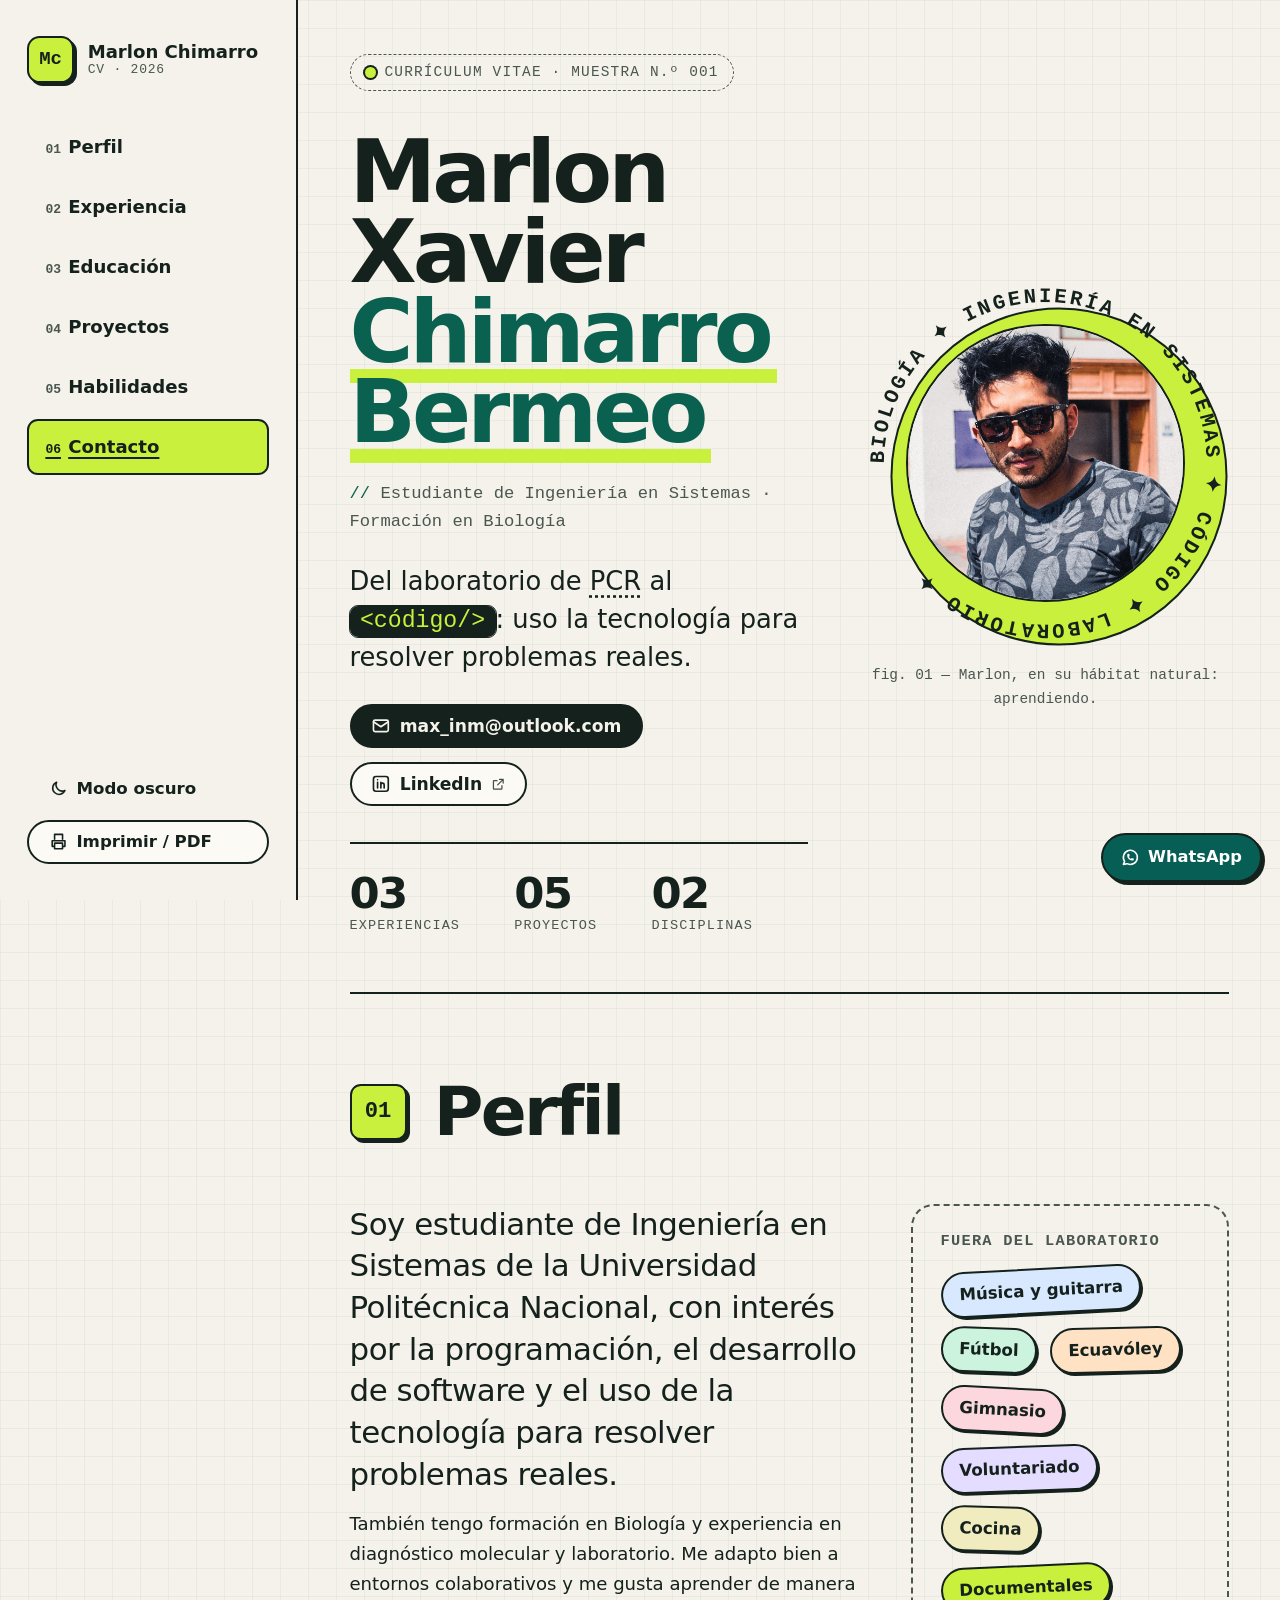
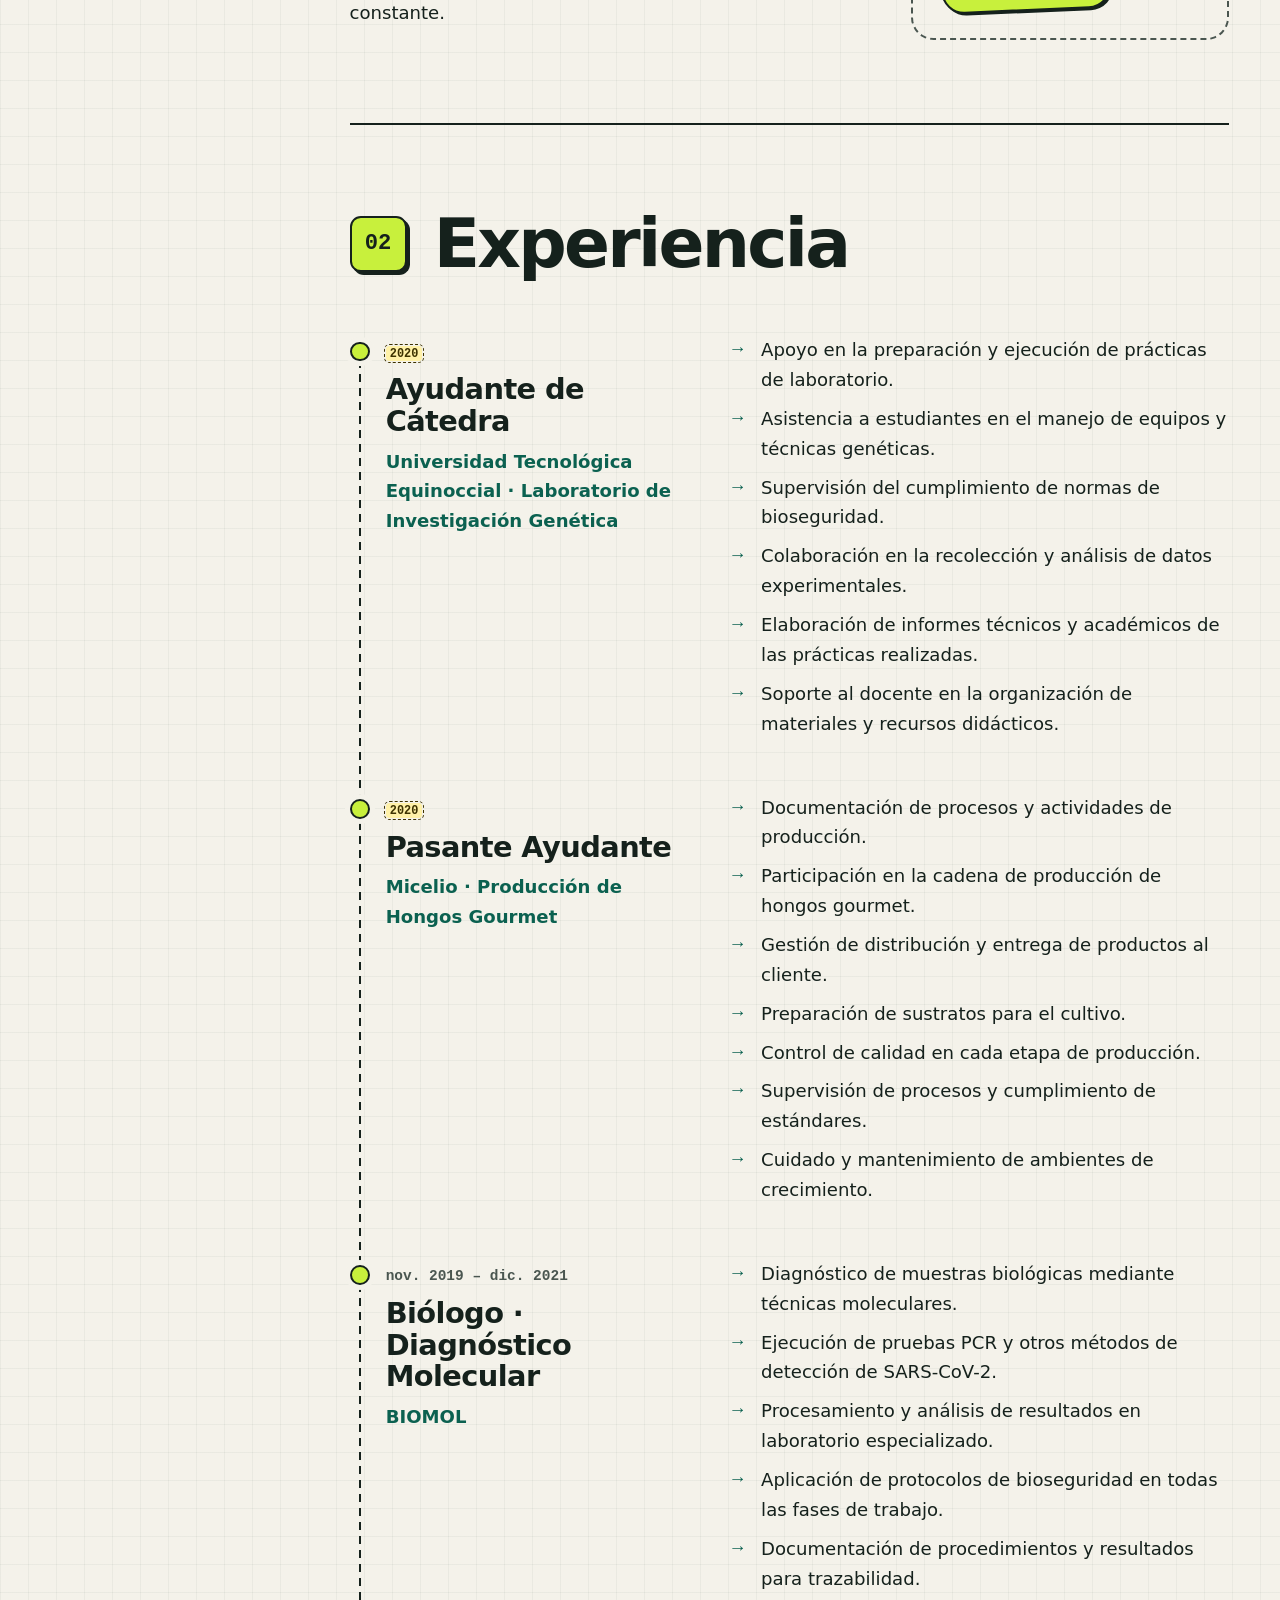
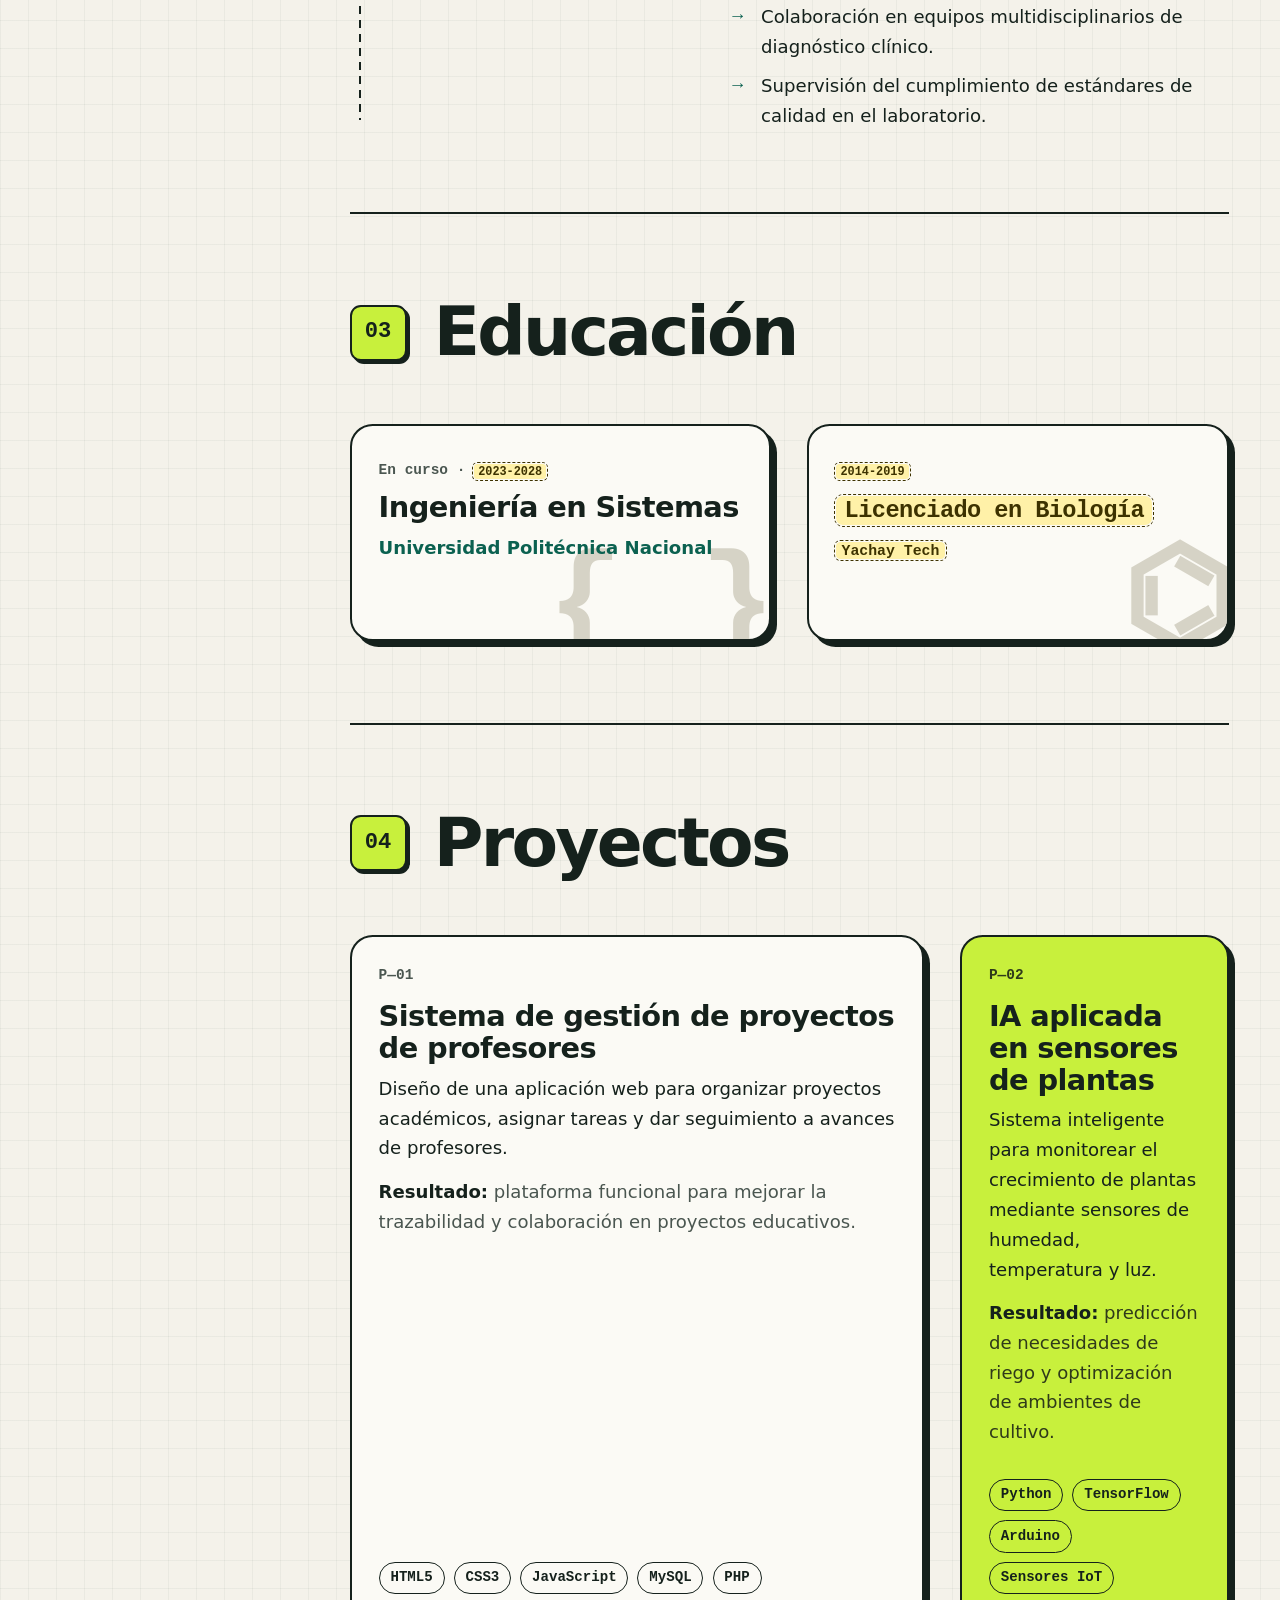
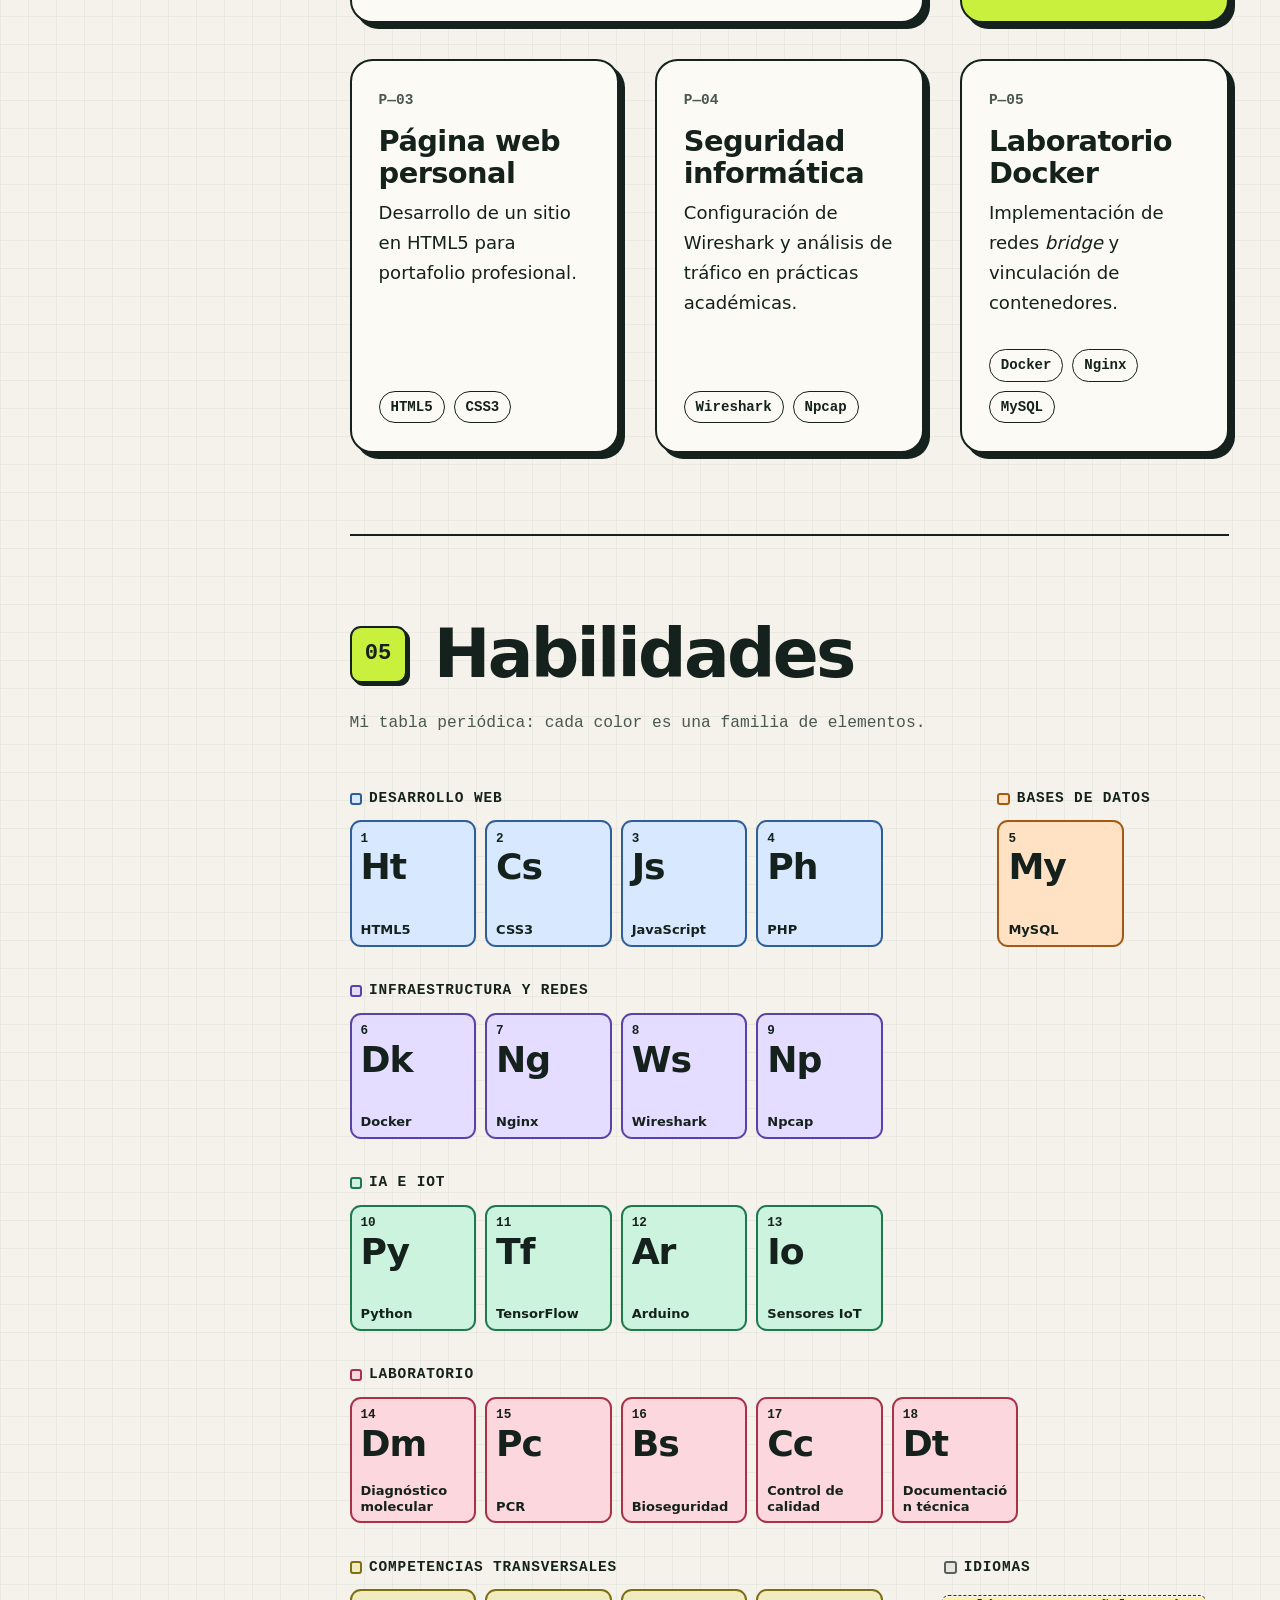
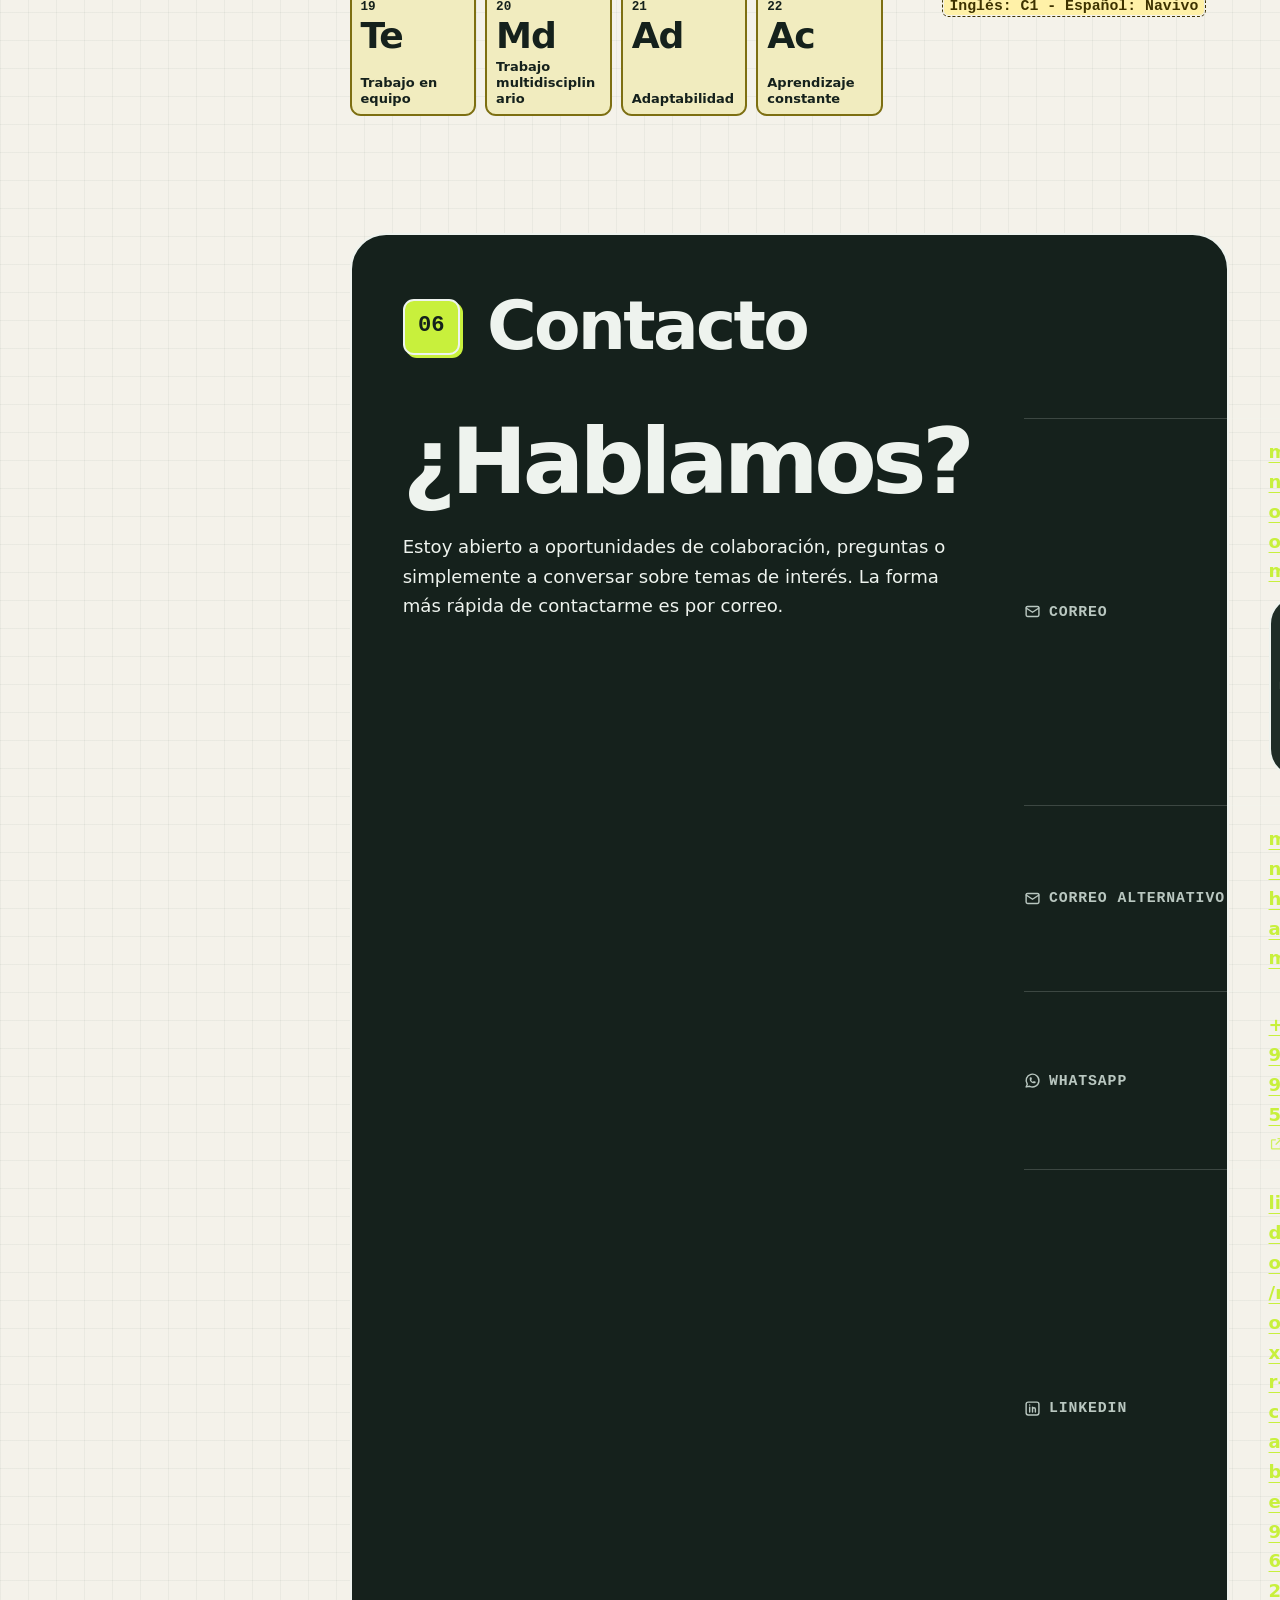
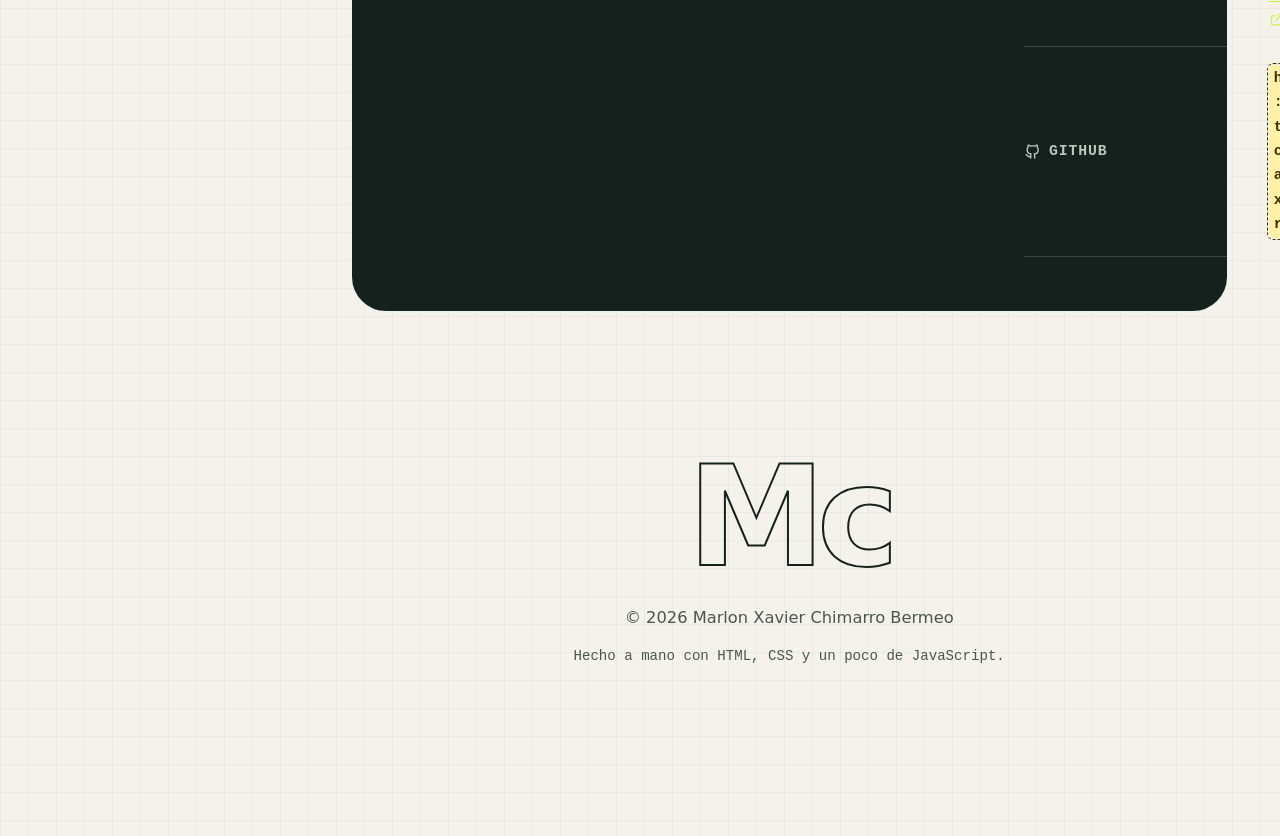
<file: index.html>
<!DOCTYPE html>
<html lang="es" class="no-js">
<head>
    <meta charset="UTF-8">
    <meta name="viewport" content="width=device-width, initial-scale=1.0">
    <meta name="color-scheme" content="light dark">
    <meta name="description" content="Currículum de Marlon Xavier Chimarro Bermeo, estudiante de Ingeniería en Sistemas con formación en Biología.">
    <title>CV | Marlon Xavier Chimarro Bermeo</title>
    <link rel="icon" href="assets/favicon.svg" type="image/svg+xml">
    <link rel="stylesheet" href="css/styles.css">
    <script>
        /* Marca que JS está activo y aplica el tema guardado antes de pintar (evita parpadeo). */
        (function () {
            var d = document.documentElement;
            d.classList.remove('no-js');
            d.classList.add('js');
            try {
                var t = localStorage.getItem('tema');
                if (t === 'light' || t === 'dark') d.setAttribute('data-theme', t);
            } catch (e) {}
        })();
    </script>
    <script src="js/main.js" defer></script>
</head>
<body id="inicio">
    <a class="skip-link" href="#contenido">Saltar al contenido</a>
    <div class="scroll-progress js-only" aria-hidden="true"><span></span></div>

    <header class="site-header">
        <div class="header-inner">
            <a class="brand" href="#inicio" title="Ir al inicio de la página">
                <span class="brand-mark" aria-hidden="true">Mc</span>
                <span class="brand-text">Marlon Chimarro<small>CV · 2026</small></span>
            </a>

            <nav class="site-nav" aria-label="Secciones del currículum">
                <ul class="nav-list">
                    <li><a class="nav-link" href="#perfil"><span class="nav-num" aria-hidden="true">01</span>Perfil</a></li>
                    <li><a class="nav-link" href="#experiencia"><span class="nav-num" aria-hidden="true">02</span>Experiencia</a></li>
                    <li><a class="nav-link" href="#educacion"><span class="nav-num" aria-hidden="true">03</span>Educación</a></li>
                    <li><a class="nav-link" href="#proyectos"><span class="nav-num" aria-hidden="true">04</span>Proyectos</a></li>
                    <li><a class="nav-link" href="#habilidades"><span class="nav-num" aria-hidden="true">05</span>Habilidades</a></li>
                    <li><a class="nav-link" href="#contacto"><span class="nav-num" aria-hidden="true">06</span>Contacto</a></li>
                </ul>
            </nav>

            <div class="header-actions js-only">
                <button class="btn btn-ghost" id="theme-toggle" type="button" aria-label="Cambiar a modo oscuro" title="Cambiar entre modo claro y oscuro">
                    <svg class="icon icon-moon" viewBox="0 0 24 24" aria-hidden="true" focusable="false"><path d="M20 14.5A8 8 0 0 1 9.5 4 8 8 0 1 0 20 14.5z"/></svg>
                    <svg class="icon icon-sun" viewBox="0 0 24 24" aria-hidden="true" focusable="false"><circle cx="12" cy="12" r="4"/><path d="M12 2v2M12 20v2M4.9 4.9l1.4 1.4M17.7 17.7l1.4 1.4M2 12h2M20 12h2M4.9 19.1l1.4-1.4M17.7 6.3l1.4-1.4"/></svg>
                    <span class="theme-label">Modo oscuro</span>
                </button>
                <button class="btn" id="print-btn" type="button" title="Abre el diálogo de impresión. Elige «Guardar como PDF» para obtener un archivo.">
                    <svg class="icon" viewBox="0 0 24 24" aria-hidden="true" focusable="false"><path d="M7 9V3h10v6M7 18H4v-7h16v7h-3M7 14h10v7H7z"/></svg>
                    <span>Imprimir / PDF</span>
                </button>
            </div>
        </div>
    </header>

    <main id="contenido" tabindex="-1">

        <!-- ============ HERO ============ -->
        <div class="hero">
            <div class="hero-text">
                <p class="eyebrow"><span class="dot" aria-hidden="true"></span>Currículum Vitae · Muestra n.º 001</p>
                <h1 class="name">
                    <span class="name-line">Marlon Xavier</span>
                    <span class="name-line name-accent"><span>Chimarro Bermeo</span></span>
                </h1>
                <p class="role">Estudiante de Ingeniería en Sistemas · Formación en Biología</p>
                <p class="lead">Del laboratorio de <abbr title="Reacción en cadena de la polimerasa">PCR</abbr> al <code class="code-chip">&lt;código/&gt;</code>: uso la tecnología para resolver problemas reales.</p>

                <ul class="quick-contact" aria-label="Contacto rápido">
                    <li>
                        <a class="btn btn-primary" href="mailto:max_inm@outlook.com" title="Escribir un correo a max_inm@outlook.com">
                            <svg class="icon" viewBox="0 0 24 24" aria-hidden="true" focusable="false"><rect x="3" y="5" width="18" height="14" rx="2"/><path d="m3 7 9 6 9-6"/></svg>
                            <span>max_inm@outlook.com</span>
                        </a>
                    </li>
                    <li>
                        <a class="btn btn-outline" href="https://www.linkedin.com/in/marlon-xavier-chimarro-bermeo-907769152/" target="_blank" rel="noopener noreferrer" title="Perfil de LinkedIn (abre en pestaña nueva)">
                            <svg class="icon" viewBox="0 0 24 24" aria-hidden="true" focusable="false"><rect x="3" y="3" width="18" height="18" rx="3"/><path d="M8 10v7M8 7v.01M12 17v-4a2 2 0 0 1 4 0v4M12 10v7"/></svg>
                            <span>LinkedIn</span>
                            <svg class="icon icon-ext" viewBox="0 0 24 24" aria-hidden="true" focusable="false"><path d="M14 4h6v6M20 4l-9 9M18 14v5a1 1 0 0 1-1 1H5a1 1 0 0 1-1-1V7a1 1 0 0 1 1-1h5"/></svg>
                            <span class="sr-only">(abre en pestaña nueva)</span>
                        </a>
                    </li>
                </ul>

                <dl class="hero-stats">
                    <div><dt>Experiencias</dt><dd>03</dd></div>
                    <div><dt>Proyectos</dt><dd>05</dd></div>
                    <div><dt>Disciplinas</dt><dd>02</dd></div>
                </dl>
            </div>

            <figure class="hero-photo">
                <div class="petri">
                    <svg class="petri-ring" viewBox="0 0 200 200" aria-hidden="true" focusable="false">
                        <defs><path id="ring-path" d="M100,100 m-88,0 a88,88 0 1,1 176,0 a88,88 0 1,1 -176,0"/></defs>
                        <text><textPath href="#ring-path">BIOLOGÍA ✦ INGENIERÍA EN SISTEMAS ✦ CÓDIGO ✦ LABORATORIO ✦ </textPath></text>
                    </svg>
                    <img class="profile-photo" src="assets/foto-perfil.jpg" width="1024" height="1280"
                         alt="Fotografía de Marlon Xavier Chimarro Bermeo">
                </div>
                <figcaption><span aria-hidden="true">fig. 01 —</span> Marlon, en su hábitat natural: aprendiendo.</figcaption>
            </figure>
        </div>

        <!-- ============ PERFIL ============ -->
        <section class="section" id="perfil" aria-labelledby="perfil-titulo">
            <header class="section-head">
                <p class="section-num" aria-hidden="true">01</p>
                <h2 class="section-title" id="perfil-titulo">Perfil
                    <a class="anchor" href="#perfil" aria-label="Enlace directo a la sección Perfil" title="Enlace a esta sección">#</a>
                </h2>
            </header>

            <div class="profile-grid">
                <div class="prose">
                    <p class="prose-big">Soy estudiante de Ingeniería en Sistemas de la Universidad Politécnica Nacional, con interés por la programación, el desarrollo de software y el uso de la tecnología para resolver problemas reales.</p>
                    <p>También tengo formación en Biología y experiencia en diagnóstico molecular y laboratorio. Me adapto bien a entornos colaborativos y me gusta aprender de manera constante.</p>
                </div>
                <div class="interests">
                    <h3 class="subheading">Fuera del laboratorio</h3>
                    <ul class="sticker-list" aria-label="Intereses personales">
                        <li class="sticker">Música y guitarra</li>
                        <li class="sticker">Fútbol</li>
                        <li class="sticker">Ecuavóley</li>
                        <li class="sticker">Gimnasio</li>
                        <li class="sticker">Voluntariado</li>
                        <li class="sticker">Cocina</li>
                        <li class="sticker">Documentales</li>
                    </ul>
                </div>
            </div>
        </section>

        <!-- ============ EXPERIENCIA ============ -->
        <section class="section" id="experiencia" aria-labelledby="experiencia-titulo">
            <header class="section-head">
                <p class="section-num" aria-hidden="true">02</p>
                <h2 class="section-title" id="experiencia-titulo">Experiencia
                    <a class="anchor" href="#experiencia" aria-label="Enlace directo a la sección Experiencia" title="Enlace a esta sección">#</a>
                </h2>
            </header>

            <div class="timeline">
                <article class="entry">
                    <header class="entry-header">
                        <p class="entry-meta"><mark class="todo">2020</mark></p>
                        <h3 class="entry-title">Ayudante de Cátedra</h3>
                        <p class="entry-org">Universidad Tecnológica Equinoccial · Laboratorio de Investigación Genética</p>
                    </header>
                    <ul class="entry-list">
                        <li>Apoyo en la preparación y ejecución de prácticas de laboratorio.</li>
                        <li>Asistencia a estudiantes en el manejo de equipos y técnicas genéticas.</li>
                        <li>Supervisión del cumplimiento de normas de bioseguridad.</li>
                        <li>Colaboración en la recolección y análisis de datos experimentales.</li>
                        <li>Elaboración de informes técnicos y académicos de las prácticas realizadas.</li>
                        <li>Soporte al docente en la organización de materiales y recursos didácticos.</li>
                    </ul>
                </article>

                <article class="entry">
                    <header class="entry-header">
                        <p class="entry-meta"><mark class="todo">2020</mark></p>
                        <h3 class="entry-title">Pasante Ayudante</h3>
                        <p class="entry-org">Micelio · Producción de Hongos Gourmet</p>
                    </header>
                    <ul class="entry-list">
                        <li>Documentación de procesos y actividades de producción.</li>
                        <li>Participación en la cadena de producción de hongos gourmet.</li>
                        <li>Gestión de distribución y entrega de productos al cliente.</li>
                        <li>Preparación de sustratos para el cultivo.</li>
                        <li>Control de calidad en cada etapa de producción.</li>
                        <li>Supervisión de procesos y cumplimiento de estándares.</li>
                        <li>Cuidado y mantenimiento de ambientes de crecimiento.</li>
                    </ul>
                </article>

                <article class="entry">
                    <header class="entry-header">
                        <p class="entry-meta"><time datetime="2019-11">nov. 2019</time> – <time datetime="2021-12">dic. 2021</time></p>
                        <h3 class="entry-title">Biólogo · Diagnóstico Molecular</h3>
                        <p class="entry-org">BIOMOL</p>
                    </header>
                    <ul class="entry-list">
                        <li>Diagnóstico de muestras biológicas mediante técnicas moleculares.</li>
                        <li>Ejecución de pruebas PCR y otros métodos de detección de SARS-CoV-2.</li>
                        <li>Procesamiento y análisis de resultados en laboratorio especializado.</li>
                        <li>Aplicación de protocolos de bioseguridad en todas las fases de trabajo.</li>
                        <li>Documentación de procedimientos y resultados para trazabilidad.</li>
                        <li>Colaboración en equipos multidisciplinarios de diagnóstico clínico.</li>
                        <li>Supervisión del cumplimiento de estándares de calidad en el laboratorio.</li>
                    </ul>
                </article>
            </div>
        </section>

        <!-- ============ EDUCACIÓN ============ -->
        <section class="section" id="educacion" aria-labelledby="educacion-titulo">
            <header class="section-head">
                <p class="section-num" aria-hidden="true">03</p>
                <h2 class="section-title" id="educacion-titulo">Educación
                    <a class="anchor" href="#educacion" aria-label="Enlace directo a la sección Educación" title="Enlace a esta sección">#</a>
                </h2>
            </header>

            <div class="edu-grid">
                <article class="entry card edu-card">
                    <header class="entry-header">
                        <p class="entry-meta">En curso · <mark class="todo">2023-2028</mark></p>
                        <h3 class="entry-title">Ingeniería en Sistemas</h3>
                        <p class="entry-org">Universidad Politécnica Nacional</p>
                    </header>
                    <span class="edu-glyph" aria-hidden="true">{ }</span>
                </article>

                <article class="entry card edu-card">
                    <header class="entry-header">
                        <p class="entry-meta"><mark class="todo">2014-2019</mark></p>
                        <h3 class="entry-title"><mark class="todo">Licenciado en Biología</mark></h3>
                        <p class="entry-org"><mark class="todo">Yachay Tech</mark></p>
                    </header>
                    <span class="edu-glyph" aria-hidden="true">⌬</span>
                </article>
            </div>
        </section>

        <!-- ============ PROYECTOS ============ -->
        <section class="section" id="proyectos" aria-labelledby="proyectos-titulo">
            <header class="section-head">
                <p class="section-num" aria-hidden="true">04</p>
                <h2 class="section-title" id="proyectos-titulo">Proyectos
                    <a class="anchor" href="#proyectos" aria-label="Enlace directo a la sección Proyectos" title="Enlace a esta sección">#</a>
                </h2>
            </header>

            <div class="bento">
                <article class="entry card project project-wide">
                    <header class="entry-header">
                        <p class="project-id" aria-hidden="true">P—01</p>
                        <h3 class="entry-title">Sistema de gestión de proyectos de profesores</h3>
                    </header>
                    <p>Diseño de una aplicación web para organizar proyectos académicos, asignar tareas y dar seguimiento a avances de profesores.</p>
                    <p class="result"><strong>Resultado:</strong> plataforma funcional para mejorar la trazabilidad y colaboración en proyectos educativos.</p>
                    <ul class="tag-list" aria-label="Tecnologías usadas">
                        <li class="tag">HTML5</li><li class="tag">CSS3</li><li class="tag">JavaScript</li><li class="tag">MySQL</li><li class="tag">PHP</li>
                    </ul>
                </article>

                <article class="entry card project project-feature">
                    <header class="entry-header">
                        <p class="project-id" aria-hidden="true">P—02</p>
                        <h3 class="entry-title">IA aplicada en sensores de plantas</h3>
                    </header>
                    <p>Sistema inteligente para monitorear el crecimiento de plantas mediante sensores de humedad, temperatura y luz.</p>
                    <p class="result"><strong>Resultado:</strong> predicción de necesidades de riego y optimización de ambientes de cultivo.</p>
                    <ul class="tag-list" aria-label="Tecnologías usadas">
                        <li class="tag">Python</li><li class="tag">TensorFlow</li><li class="tag">Arduino</li><li class="tag">Sensores IoT</li>
                    </ul>
                </article>

                <article class="entry card project">
                    <header class="entry-header">
                        <p class="project-id" aria-hidden="true">P—03</p>
                        <h3 class="entry-title">Página web personal</h3>
                    </header>
                    <p>Desarrollo de un sitio en HTML5 para portafolio profesional.</p>
                    <ul class="tag-list" aria-label="Tecnologías usadas">
                        <li class="tag">HTML5</li><li class="tag">CSS3</li>
                    </ul>
                </article>

                <article class="entry card project">
                    <header class="entry-header">
                        <p class="project-id" aria-hidden="true">P—04</p>
                        <h3 class="entry-title">Seguridad informática</h3>
                    </header>
                    <p>Configuración de Wireshark y análisis de tráfico en prácticas académicas.</p>
                    <ul class="tag-list" aria-label="Tecnologías usadas">
                        <li class="tag">Wireshark</li><li class="tag">Npcap</li>
                    </ul>
                </article>

                <article class="entry card project">
                    <header class="entry-header">
                        <p class="project-id" aria-hidden="true">P—05</p>
                        <h3 class="entry-title">Laboratorio Docker</h3>
                    </header>
                    <p>Implementación de redes <i lang="en">bridge</i> y vinculación de contenedores.</p>
                    <ul class="tag-list" aria-label="Tecnologías usadas">
                        <li class="tag">Docker</li><li class="tag">Nginx</li><li class="tag">MySQL</li>
                    </ul>
                </article>
            </div>
        </section>

        <!-- ============ HABILIDADES (tabla periódica) ============ -->
        <section class="section" id="habilidades" aria-labelledby="habilidades-titulo">
            <header class="section-head">
                <p class="section-num" aria-hidden="true">05</p>
                <h2 class="section-title" id="habilidades-titulo">Habilidades
                    <a class="anchor" href="#habilidades" aria-label="Enlace directo a la sección Habilidades" title="Enlace a esta sección">#</a>
                </h2>
                <p class="section-intro">Mi tabla periódica: cada color es una familia de elementos.</p>
            </header>

            <div class="periodic">
                <div class="skill-group" data-family="web">
                    <h3 class="family-name">Desarrollo web</h3>
                    <ul class="elements">
                        <li class="element"><span class="el-n" aria-hidden="true">1</span><span class="el-sym" aria-hidden="true">Ht</span><span class="el-name">HTML5</span></li>
                        <li class="element"><span class="el-n" aria-hidden="true">2</span><span class="el-sym" aria-hidden="true">Cs</span><span class="el-name">CSS3</span></li>
                        <li class="element"><span class="el-n" aria-hidden="true">3</span><span class="el-sym" aria-hidden="true">Js</span><span class="el-name">JavaScript</span></li>
                        <li class="element"><span class="el-n" aria-hidden="true">4</span><span class="el-sym" aria-hidden="true">Ph</span><span class="el-name">PHP</span></li>
                    </ul>
                </div>
                <div class="skill-group" data-family="data">
                    <h3 class="family-name">Bases de datos</h3>
                    <ul class="elements">
                        <li class="element"><span class="el-n" aria-hidden="true">5</span><span class="el-sym" aria-hidden="true">My</span><span class="el-name">MySQL</span></li>
                    </ul>
                </div>
                <div class="skill-group" data-family="infra">
                    <h3 class="family-name">Infraestructura y redes</h3>
                    <ul class="elements">
                        <li class="element"><span class="el-n" aria-hidden="true">6</span><span class="el-sym" aria-hidden="true">Dk</span><span class="el-name">Docker</span></li>
                        <li class="element"><span class="el-n" aria-hidden="true">7</span><span class="el-sym" aria-hidden="true">Ng</span><span class="el-name">Nginx</span></li>
                        <li class="element"><span class="el-n" aria-hidden="true">8</span><span class="el-sym" aria-hidden="true">Ws</span><span class="el-name">Wireshark</span></li>
                        <li class="element"><span class="el-n" aria-hidden="true">9</span><span class="el-sym" aria-hidden="true">Np</span><span class="el-name">Npcap</span></li>
                    </ul>
                </div>
                <div class="skill-group" data-family="ai">
                    <h3 class="family-name">IA e IoT</h3>
                    <ul class="elements">
                        <li class="element"><span class="el-n" aria-hidden="true">10</span><span class="el-sym" aria-hidden="true">Py</span><span class="el-name">Python</span></li>
                        <li class="element"><span class="el-n" aria-hidden="true">11</span><span class="el-sym" aria-hidden="true">Tf</span><span class="el-name">TensorFlow</span></li>
                        <li class="element"><span class="el-n" aria-hidden="true">12</span><span class="el-sym" aria-hidden="true">Ar</span><span class="el-name">Arduino</span></li>
                        <li class="element"><span class="el-n" aria-hidden="true">13</span><span class="el-sym" aria-hidden="true">Io</span><span class="el-name">Sensores IoT</span></li>
                    </ul>
                </div>
                <div class="skill-group" data-family="lab">
                    <h3 class="family-name">Laboratorio</h3>
                    <ul class="elements">
                        <li class="element"><span class="el-n" aria-hidden="true">14</span><span class="el-sym" aria-hidden="true">Dm</span><span class="el-name">Diagnóstico molecular</span></li>
                        <li class="element"><span class="el-n" aria-hidden="true">15</span><span class="el-sym" aria-hidden="true">Pc</span><span class="el-name">PCR</span></li>
                        <li class="element"><span class="el-n" aria-hidden="true">16</span><span class="el-sym" aria-hidden="true">Bs</span><span class="el-name">Bioseguridad</span></li>
                        <li class="element"><span class="el-n" aria-hidden="true">17</span><span class="el-sym" aria-hidden="true">Cc</span><span class="el-name">Control de calidad</span></li>
                        <li class="element"><span class="el-n" aria-hidden="true">18</span><span class="el-sym" aria-hidden="true">Dt</span><span class="el-name">Documentación técnica</span></li>
                    </ul>
                </div>
                <div class="skill-group" data-family="soft">
                    <h3 class="family-name">Competencias transversales</h3>
                    <ul class="elements">
                        <li class="element"><span class="el-n" aria-hidden="true">19</span><span class="el-sym" aria-hidden="true">Te</span><span class="el-name">Trabajo en equipo</span></li>
                        <li class="element"><span class="el-n" aria-hidden="true">20</span><span class="el-sym" aria-hidden="true">Md</span><span class="el-name">Trabajo multidisciplinario</span></li>
                        <li class="element"><span class="el-n" aria-hidden="true">21</span><span class="el-sym" aria-hidden="true">Ad</span><span class="el-name">Adaptabilidad</span></li>
                        <li class="element"><span class="el-n" aria-hidden="true">22</span><span class="el-sym" aria-hidden="true">Ac</span><span class="el-name">Aprendizaje constante</span></li>
                    </ul>
                </div>
                <div class="skill-group" data-family="lang">
                    <h3 class="family-name">Idiomas</h3>
                    <p class="family-todo"><mark class="todo">Inglés: C1 - Español: Navivo</mark></p>
                </div>
            </div>
        </section>

        <!-- ============ CONTACTO ============ -->
        <section class="section contact" id="contacto" aria-labelledby="contacto-titulo">
            <header class="section-head">
                <p class="section-num" aria-hidden="true">06</p>
                <h2 class="section-title" id="contacto-titulo">Contacto
                    <a class="anchor" href="#contacto" aria-label="Enlace directo a la sección Contacto" title="Enlace a esta sección">#</a>
                </h2>
            </header>

            <div class="contact-grid">
                <div class="contact-pitch">
                    <p class="contact-big" aria-hidden="true">¿Hablamos?</p>
                    <p class="prose">Estoy abierto a oportunidades de colaboración, preguntas o simplemente a conversar sobre temas de interés. La forma más rápida de contactarme es por correo.</p>
                </div>

                <ul class="contact-list">
                    <li class="contact-item">
                        <span class="contact-label">
                            <svg class="icon" viewBox="0 0 24 24" aria-hidden="true" focusable="false"><rect x="3" y="5" width="18" height="14" rx="2"/><path d="m3 7 9 6 9-6"/></svg>
                            Correo
                        </span>
                        <span class="contact-value">
                            <a href="mailto:max_inm@outlook.com" id="email" title="Escribir un correo (abre tu aplicación de correo)">max_inm@outlook.com</a>
                            <button class="btn btn-small js-only" id="copy-email" type="button" data-copy="max_inm@outlook.com" aria-describedby="copy-status" title="Copiar la dirección de correo al portapapeles">
                                <svg class="icon" viewBox="0 0 24 24" aria-hidden="true" focusable="false"><rect x="9" y="9" width="11" height="11" rx="2"/><path d="M5 15V5a1 1 0 0 1 1-1h10"/></svg>
                                <span>Copiar email</span>
                            </button>
                            <span class="copy-status" id="copy-status" role="status" aria-live="polite"></span>
                        </span>
                    </li>
                    <li class="contact-item">
                        <span class="contact-label">
                            <svg class="icon" viewBox="0 0 24 24" aria-hidden="true" focusable="false"><rect x="3" y="5" width="18" height="14" rx="2"/><path d="m3 7 9 6 9-6"/></svg>
                            Correo alternativo
                        </span>
                        <span class="contact-value">
                            <a href="mailto:max_inm@hotmail.com" title="Escribir un correo (abre tu aplicación de correo)">max_inm@hotmail.com</a>
                        </span>
                    </li>
                    <li class="contact-item">
                        <span class="contact-label">
                            <svg class="icon" viewBox="0 0 24 24" aria-hidden="true" focusable="false"><path d="M3 21l1.65-3.8a9 9 0 1 1 3.4 2.9L3 21"/><path d="M9 10a.5.5 0 0 0 1 0V9a.5.5 0 0 0-1 0v1a5 5 0 0 0 5 5h1a.5.5 0 0 0 0-1h-1a.5.5 0 0 0 0 1"/></svg>
                            WhatsApp
                        </span>
                        <span class="contact-value">
                            <a href="https://wa.me/593999905758" target="_blank" rel="noopener noreferrer" title="Escribir por WhatsApp (abre en pestaña nueva)">
                                +593 99 990 5758
                                <svg class="icon icon-ext" viewBox="0 0 24 24" aria-hidden="true" focusable="false"><path d="M14 4h6v6M20 4l-9 9M18 14v5a1 1 0 0 1-1 1H5a1 1 0 0 1-1-1V7a1 1 0 0 1 1-1h5"/></svg>
                                <span class="sr-only">(abre en pestaña nueva)</span>
                            </a>
                        </span>
                    </li>
                    <li class="contact-item">
                        <span class="contact-label">
                            <svg class="icon" viewBox="0 0 24 24" aria-hidden="true" focusable="false"><rect x="3" y="3" width="18" height="18" rx="3"/><path d="M8 10v7M8 7v.01M12 17v-4a2 2 0 0 1 4 0v4M12 10v7"/></svg>
                            LinkedIn
                        </span>
                        <span class="contact-value">
                            <a href="https://www.linkedin.com/in/marlon-xavier-chimarro-bermeo-907769152/" target="_blank" rel="noopener noreferrer" title="Perfil de LinkedIn (abre en pestaña nueva)">
                                linkedin.com/in/marlon-xavier-chimarro-bermeo-907769152
                                <svg class="icon icon-ext" viewBox="0 0 24 24" aria-hidden="true" focusable="false"><path d="M14 4h6v6M20 4l-9 9M18 14v5a1 1 0 0 1-1 1H5a1 1 0 0 1-1-1V7a1 1 0 0 1 1-1h5"/></svg>
                                <span class="sr-only">(abre en pestaña nueva)</span>
                            </a>
                        </span>
                    </li>
                    <li class="contact-item">
                        <span class="contact-label">
                            <svg class="icon" viewBox="0 0 24 24" aria-hidden="true" focusable="false"><path d="M9 19c-4 1.5-4-2-6-2.5M15 21v-3.5c0-1 .1-1.4-.5-2 2.8-.3 5.5-1.4 5.5-6a4.6 4.6 0 0 0-1.3-3.2 4.2 4.2 0 0 0-.1-3.2s-1-.3-3.4 1.3a11.6 11.6 0 0 0-6 0C6.8 2.8 5.8 3.1 5.8 3.1a4.2 4.2 0 0 0-.1 3.2A4.6 4.6 0 0 0 4.4 9.5c0 4.6 2.7 5.7 5.5 6-.6.6-.6 1.2-.5 2V21"/></svg>
                            GitHub
                        </span>
                        <span class="contact-value"><mark class="todo">https://github.com/marlonxavier</mark></span>
                    </li>
                </ul>
            </div>
        </section>
    </main>

    <footer class="site-footer">
        <p class="footer-mark" aria-hidden="true">Mc</p>
        <p>&copy; 2026 Marlon Xavier Chimarro Bermeo</p>
        <p class="footer-note">Hecho a mano con HTML, CSS y un poco de JavaScript.</p>
    </footer>

    <!-- Acciones flotantes (esquina inferior derecha) -->
    <div class="floating-actions">
        <a class="fab to-top" href="#inicio" title="Volver al inicio de la página">
            <svg class="icon" viewBox="0 0 24 24" aria-hidden="true" focusable="false"><path d="M12 19V5M5 12l7-7 7 7"/></svg>
            <span>Volver arriba</span>
        </a>
        <a class="fab whatsapp-fab" href="https://wa.me/593999905758" target="_blank" rel="noopener noreferrer" title="Escribir por WhatsApp al +593 99 990 5758 (abre en pestaña nueva)">
            <svg class="icon" viewBox="0 0 24 24" aria-hidden="true" focusable="false"><path d="M3 21l1.65-3.8a9 9 0 1 1 3.4 2.9L3 21"/><path d="M9 10a.5.5 0 0 0 1 0V9a.5.5 0 0 0-1 0v1a5 5 0 0 0 5 5h1a.5.5 0 0 0 0-1h-1a.5.5 0 0 0 0 1"/></svg>
            <span>WhatsApp</span>
            <span class="sr-only">(abre en pestaña nueva)</span>
        </a>
    </div>
</body>
</html>
</file>
<file: css/styles.css>
/* =========================================================
   CV · Marlon Xavier Chimarro Bermeo
   Concepto: «Del laboratorio al código». Ficha de espécimen
   sobre papel milimetrado + acentos de editor de código.
   Índice:
   1. Tokens (variables)   6. Secciones
   2. Tema oscuro          7. Utilidades
   3. Base                 8. Animaciones y movimiento reducido
   4. Cabecera / riel      9. Impresión
   5. Componentes
   ========================================================= */

/* ---------- 1. Tokens ---------- */
:root {
    /* Color (tema claro) */
    --c-bg: #f4f2ea;          /* papel */
    --c-surface: #fbfaf5;
    --c-text: #15211c;        /* tinta verde-negra */
    --c-muted: #4a5650;
    --c-primary: #0b6150;     /* enlaces, 6.6:1 sobre papel */
    --c-accent: #c8f03c;      /* verde agar, siempre como fondo */
    --c-on-accent: #15211c;
    --c-line: #d6d3c6;
    --c-grid: rgba(21, 33, 28, 0.045);
    --c-shadow: #15211c;
    --c-error: #a3261a;
    --c-todo-bg: #fff1a8;
    --c-todo-text: #3d3200;

    /* Bloque invertido (Contacto) */
    --inv-bg: #15211c;
    --inv-surface: #1f2d27;
    --inv-text: #eef3ee;
    --inv-muted: #b9c7c0;
    --inv-primary: #c8f03c;
    --inv-line: rgba(238, 243, 238, 0.18);
    --inv-shadow: #c8f03c;
    --inv-error: #ffb4a6;

    /* Familias de la tabla periódica (fondo / borde) */
    --f-web: #d8e9ff;   --f-web-b: #2f5f99;
    --f-data: #ffe2c4;  --f-data-b: #a35a12;
    --f-infra: #e5ddff; --f-infra-b: #5a43a8;
    --f-ai: #ccf3de;    --f-ai-b: #1d7a4c;
    --f-lab: #fcd7dd;   --f-lab-b: #a83248;
    --f-soft: #f1ecbf;  --f-soft-b: #7d6f12;
    --f-lang: #e4e6e4;  --f-lang-b: #59605c;

    /* Tipografía: solo fuentes del sistema (sin dependencias) */
    --font-display: "Segoe UI Variable Display", "Segoe UI", system-ui, -apple-system, "Helvetica Neue", Arial, sans-serif;
    --font-sans: system-ui, -apple-system, "Segoe UI", Roboto, "Helvetica Neue", Arial, sans-serif;
    --font-mono: ui-monospace, "Cascadia Code", "SF Mono", Menlo, Consolas, "Liberation Mono", monospace;

    /* Espaciado y forma */
    --sp-1: 0.25rem; --sp-2: 0.5rem; --sp-3: 0.75rem; --sp-4: 1rem;
    --sp-5: 1.5rem;  --sp-6: 2rem;   --sp-7: 3rem;    --sp-8: 4.5rem; --sp-9: 7rem;
    --radius: 1.25rem;
    --radius-sm: 0.6rem;
    --page-max: 74rem;
    --page-gutter: clamp(1rem, 4vw, 3.5rem);
    --rail-w: 16.5rem;
    --ease: cubic-bezier(.2, .8, .2, 1);
}

/* ---------- 2. Tema oscuro (sistema y elección manual: mantener iguales) ---------- */
@media (prefers-color-scheme: dark) {
    :root:not([data-theme="light"]) {
        --c-bg: #0d1311;
        --c-surface: #141c19;
        --c-text: #e6ede8;
        --c-muted: #a7b5ae;
        --c-primary: #8de3c8;
        --c-accent: #c8f03c;
        --c-on-accent: #0d1311;
        --c-line: #26332d;
        --c-grid: rgba(230, 237, 232, 0.035);
        --c-shadow: #c8f03c;
        --c-error: #ffb4a6;
        --c-todo-bg: #4a3f0a;
        --c-todo-text: #fff3b0;

        --inv-bg: #c8f03c;
        --inv-surface: #d6f56a;
        --inv-text: #0d1311;
        --inv-muted: #2f3a1a;
        --inv-primary: #0d1311;
        --inv-line: rgba(13, 19, 17, 0.22);
        --inv-shadow: #0d1311;
        --inv-error: #7a1408;

        --f-web: #1c3247;   --f-web-b: #7fb4f0;
        --f-data: #43301c;  --f-data-b: #f2b06a;
        --f-infra: #2d2647; --f-infra-b: #b9a6ff;
        --f-ai: #163d2d;    --f-ai-b: #74e0a8;
        --f-lab: #46222a;   --f-lab-b: #f59aab;
        --f-soft: #3b3718;  --f-soft-b: #e4d56a;
        --f-lang: #2a2f2d;  --f-lang-b: #b4bcb7;
    }
}
:root[data-theme="dark"] {
    --c-bg: #0d1311;
    --c-surface: #141c19;
    --c-text: #e6ede8;
    --c-muted: #a7b5ae;
    --c-primary: #8de3c8;
    --c-accent: #c8f03c;
    --c-on-accent: #0d1311;
    --c-line: #26332d;
    --c-grid: rgba(230, 237, 232, 0.035);
    --c-shadow: #c8f03c;
    --c-error: #ffb4a6;
    --c-todo-bg: #4a3f0a;
    --c-todo-text: #fff3b0;

    --inv-bg: #c8f03c;
    --inv-surface: #d6f56a;
    --inv-text: #0d1311;
    --inv-muted: #2f3a1a;
    --inv-primary: #0d1311;
    --inv-line: rgba(13, 19, 17, 0.22);
    --inv-shadow: #0d1311;
    --inv-error: #7a1408;

    --f-web: #1c3247;   --f-web-b: #7fb4f0;
    --f-data: #43301c;  --f-data-b: #f2b06a;
    --f-infra: #2d2647; --f-infra-b: #b9a6ff;
    --f-ai: #163d2d;    --f-ai-b: #74e0a8;
    --f-lab: #46222a;   --f-lab-b: #f59aab;
    --f-soft: #3b3718;  --f-soft-b: #e4d56a;
    --f-lang: #2a2f2d;  --f-lang-b: #b4bcb7;
}

/* ---------- 3. Base ---------- */
*, *::before, *::after { box-sizing: border-box; }

html {
    font-size: clamp(100%, 0.85rem + 0.35vw, 118.75%);
    scroll-behavior: smooth;
    scroll-padding-top: var(--sp-4);
    -webkit-text-size-adjust: 100%;
}

body {
    margin: 0;
    font-family: var(--font-sans);
    font-size: 1rem;
    line-height: 1.65;
    color: var(--c-text);
    background-color: var(--c-bg);
    /* Papel milimetrado */
    background-image:
        linear-gradient(var(--c-grid) 1px, transparent 1px),
        linear-gradient(90deg, var(--c-grid) 1px, transparent 1px);
    background-size: 28px 28px;
    overflow-x: hidden;
}

img, svg { display: block; max-width: 100%; }
h1, h2, h3 { margin: 0; line-height: 1.1; }
p { margin: 0 0 var(--sp-3); }
ul { margin: 0; padding: 0; }

a { color: var(--c-primary); text-underline-offset: 0.2em; text-decoration-thickness: 1px; }
a:hover { text-decoration-thickness: 3px; }

:focus-visible {
    outline: 3px solid var(--c-primary);
    outline-offset: 3px;
    border-radius: 4px;
}

main { display: block; }
main:focus { outline: none; }

::selection { background: var(--c-accent); color: var(--c-on-accent); }

.icon {
    width: 1.15em; height: 1.15em; flex: none;
    fill: none; stroke: currentColor; stroke-width: 2;
    stroke-linecap: round; stroke-linejoin: round;
}
.icon-ext { width: 0.85em; height: 0.85em; opacity: 0.8; }

.skip-link {
    position: absolute; left: var(--sp-4); top: -100px; z-index: 100;
    padding: var(--sp-2) var(--sp-4);
    background: var(--c-accent); color: var(--c-on-accent);
    font-weight: 700; border-radius: var(--radius-sm);
}
.skip-link:focus { top: var(--sp-4); }

/* Barra de progreso de lectura */
.scroll-progress {
    position: fixed; inset: 0 0 auto 0; height: 4px; z-index: 60;
    pointer-events: none;
}
.scroll-progress span {
    display: block; height: 100%;
    background: var(--c-accent);
    box-shadow: 0 0 0 1px var(--c-shadow);
    transform-origin: 0 50%;
    transform: scaleX(var(--progress, 0));
}

/* ---------- 4. Cabecera / riel lateral ---------- */
.site-header {
    position: relative; z-index: 40;
    background: color-mix(in srgb, var(--c-bg) 88%, transparent);
    backdrop-filter: blur(10px);
    -webkit-backdrop-filter: blur(10px);
    border-bottom: 2px solid var(--c-text);
}
.header-inner {
    display: flex; flex-wrap: wrap; align-items: center;
    gap: var(--sp-3) var(--sp-4);
    padding: var(--sp-3) var(--page-gutter);
}

.brand {
    display: inline-flex; align-items: center; gap: var(--sp-3);
    color: var(--c-text); text-decoration: none; font-weight: 700;
    margin-right: auto;
}
.brand-mark {
    display: grid; place-items: center;
    width: 2.6rem; height: 2.6rem;
    font-family: var(--font-mono); font-size: 1.05rem; font-weight: 800;
    background: var(--c-accent); color: var(--c-on-accent);
    border: 2px solid var(--c-text);
    border-radius: 0.7rem;
    box-shadow: 3px 3px 0 var(--c-text);
    transition: transform .25s var(--ease), box-shadow .25s var(--ease);
}
.brand:hover .brand-mark { transform: rotate(-6deg); }
.brand-text { display: flex; flex-direction: column; line-height: 1.15; }
.brand-text small {
    font-family: var(--font-mono); font-weight: 500; font-size: 0.72rem;
    color: var(--c-muted); letter-spacing: 0.06em;
}

.site-nav { order: 3; width: 100%; }
.nav-list {
    list-style: none;
    display: flex; gap: var(--sp-1);
    overflow-x: auto; scrollbar-width: thin;
    padding-bottom: var(--sp-1);
}
.nav-link {
    display: inline-flex; align-items: baseline; gap: 0.4em;
    padding: 0.45rem 0.8rem;
    color: var(--c-text); text-decoration: none; white-space: nowrap;
    font-weight: 600; font-size: 0.92rem;
    border-radius: 999px;
    border: 2px solid transparent;
    transition: background-color .2s, border-color .2s, color .2s;
}
.nav-num { font-family: var(--font-mono); font-size: 0.72em; color: var(--c-muted); }
.nav-link:hover { border-color: var(--c-text); }
.nav-link:active { transform: translateY(1px); }
.nav-link[aria-current="true"] {
    background: var(--c-accent); color: var(--c-on-accent);
    border-color: var(--c-text);
    text-decoration: underline; text-decoration-thickness: 2px;
}
.nav-link[aria-current="true"] .nav-num { color: var(--c-on-accent); }

.header-actions { display: flex; flex-wrap: wrap; gap: var(--sp-2); }

/* Tablet: cabecera fija arriba */
@media (min-width: 700px) {
    html { scroll-padding-top: calc(var(--header-h, 8rem) + var(--sp-4)); }
    .site-header { position: sticky; top: 0; }
}

/* Escritorio: riel lateral fijo con la navegación siempre visible */
@media (min-width: 1100px) {
    html { scroll-padding-top: var(--sp-6); }
    body { padding-left: var(--rail-w); }
    .site-header {
        position: fixed; inset: 0 auto 0 0; width: var(--rail-w);
        border-bottom: 0; border-right: 2px solid var(--c-text);
        overflow-y: auto;
    }
    .header-inner {
        flex-direction: column; flex-wrap: nowrap; align-items: stretch;
        min-height: 100%;
        padding: var(--sp-6) var(--sp-5);
        gap: var(--sp-6);
    }
    .brand { margin-right: 0; }
    .site-nav { order: 0; }
    .nav-list { flex-direction: column; overflow: visible; gap: var(--sp-1); }
    .nav-link { display: flex; padding: 0.6rem 0.9rem; font-size: 1rem; border-radius: var(--radius-sm); }
    .nav-link:hover { transform: translateX(4px); }
    .header-actions { margin-top: auto; flex-direction: column; }
    .header-actions .btn { justify-content: flex-start; }
}

/* ---------- 5. Componentes ---------- */
.btn {
    display: inline-flex; align-items: center; justify-content: center; gap: 0.5em;
    min-height: 44px;
    padding: 0.55rem 1.1rem;
    font: inherit; font-weight: 650; font-size: 0.92rem; line-height: 1.2;
    color: var(--c-text);
    background: var(--c-surface);
    border: 2px solid var(--c-text);
    border-radius: 999px;
    text-decoration: none;
    cursor: pointer;
    transition: transform .18s var(--ease), box-shadow .18s var(--ease), background-color .18s;
}
.btn:hover {
    background: var(--c-accent); color: var(--c-on-accent);
    box-shadow: 4px 4px 0 var(--c-text);
    transform: translate(-2px, -2px);
    text-decoration: none;
}
.btn:active { transform: translate(1px, 1px); box-shadow: 0 0 0 var(--c-text); }
.btn-primary { background: var(--c-text); color: var(--c-bg); }
.btn-ghost { border-color: transparent; background: transparent; }
.btn-ghost:hover { border-color: var(--c-text); }
.btn-small { min-height: 40px; padding: 0.35rem 0.85rem; font-size: 0.85rem; }

[data-theme-active="light"] .icon-sun,
[data-theme-active="dark"] .icon-moon,
:root:not([data-theme-active]) .icon-sun { display: none; }

.eyebrow {
    display: inline-flex; align-items: center; gap: 0.6em;
    font-family: var(--font-mono); font-size: 0.8rem; letter-spacing: 0.08em;
    text-transform: uppercase; color: var(--c-muted);
    padding: 0.3rem 0.8rem;
    border: 1.5px dashed var(--c-muted); border-radius: 999px;
}
.dot {
    width: 0.6rem; height: 0.6rem; border-radius: 50%;
    background: var(--c-accent); box-shadow: 0 0 0 2px var(--c-text);
}

.code-chip {
    font-family: var(--font-mono); font-size: 0.9em;
    background: #15211c; color: #c8f03c; /* fijo en ambos temas: 13:1 */
    outline: 1.5px solid var(--c-text);
    padding: 0.1em 0.45em; border-radius: 0.35em;
    white-space: nowrap;
}
abbr[title] { text-decoration: underline dotted; text-underline-offset: 0.2em; cursor: help; }

.card {
    background: var(--c-surface);
    border: 2px solid var(--c-text);
    border-radius: var(--radius);
    padding: var(--sp-5);
    box-shadow: 6px 6px 0 var(--c-shadow);
    transition: transform .25s var(--ease), box-shadow .25s var(--ease);
}
.card:hover { transform: translate(-3px, -3px); box-shadow: 9px 9px 0 var(--c-shadow); }

.tag-list { list-style: none; display: flex; flex-wrap: wrap; gap: var(--sp-2); margin-top: var(--sp-4); }
.tag {
    font-family: var(--font-mono); font-size: 0.78rem; font-weight: 600;
    padding: 0.2rem 0.6rem;
    border: 1.5px solid currentColor; border-radius: 999px;
}

mark.todo {
    font-family: var(--font-mono); font-size: 0.82em; font-weight: 600;
    background: var(--c-todo-bg); color: var(--c-todo-text);
    outline: 1.5px dashed currentColor; outline-offset: 1px;
    padding: 0.05em 0.35em; border-radius: 0.3em;
}

.anchor {
    margin-left: 0.25em;
    font-family: var(--font-mono); font-size: 0.5em; font-weight: 600;
    color: var(--c-muted); text-decoration: none;
    opacity: 0; vertical-align: middle;
    transition: opacity .2s;
}
.section-title:hover .anchor, .anchor:focus-visible { opacity: 1; }
@media (hover: none) { .anchor { opacity: 0.6; } }

/* ---------- 6. Secciones ---------- */
main, .site-footer {
    max-width: calc(var(--page-max) + 2 * var(--page-gutter));
    margin-inline: auto;
    padding-inline: var(--page-gutter);
}

/* Hero */
.hero {
    display: grid; gap: var(--sp-7);
    align-items: center;
    padding-block: var(--sp-8) var(--sp-8);
}
@media (min-width: 900px) {
    .hero { grid-template-columns: 1.25fr 1fr; min-height: min(88vh, 54rem); padding-block: var(--sp-7); }
}
.hero-text > * + * { margin-top: var(--sp-5); }

.name {
    font-family: var(--font-display);
    font-size: clamp(2.6rem, 1rem + 5.4vw, 6rem);
    font-weight: 800;
    letter-spacing: -0.045em;
    line-height: 0.92;
}
.name-line { display: block; }
.name-accent { color: var(--c-primary); }
.name-accent > span {
    /* Subrayado lima que acompaña cada línea si el nombre se parte */
    background: linear-gradient(transparent 86%, var(--c-accent) 86%);
    -webkit-box-decoration-break: clone;
    box-decoration-break: clone;
    padding-right: 0.08em;
}
.role {
    font-family: var(--font-mono); font-size: 0.95rem;
    color: var(--c-muted);
}
.role::before { content: "// "; color: var(--c-primary); }
.lead { font-size: clamp(1.15rem, 1rem + 0.6vw, 1.5rem); line-height: 1.45; max-width: 34ch; }

.quick-contact { list-style: none; display: flex; flex-wrap: wrap; gap: var(--sp-3); }
.quick-contact .btn { font-size: 0.95rem; }

.hero-stats {
    display: flex; flex-wrap: wrap; gap: var(--sp-5) var(--sp-7);
    margin-block: var(--sp-6) 0;
    padding-top: var(--sp-5);
    border-top: 2px solid var(--c-text);
}
.hero-stats div { display: flex; flex-direction: column-reverse; }
.hero-stats dt { font-family: var(--font-mono); font-size: 0.75rem; text-transform: uppercase; letter-spacing: 0.08em; color: var(--c-muted); }
.hero-stats dd { margin: 0; font-family: var(--font-display); font-size: 2.4rem; font-weight: 800; line-height: 1; letter-spacing: -0.04em; }

/* Placa de Petri con la foto */
.hero-photo { margin: 0; justify-self: center; width: min(100%, 30rem); }
.petri { position: relative; aspect-ratio: 1; }
.petri::before {
    content: ""; position: absolute; inset: 4%;
    border-radius: 50%;
    background: var(--c-accent);
    border: 2px solid var(--c-text);
    transform: translate(4%, 4%);
}
.petri-ring {
    position: absolute; inset: 0; width: 100%; height: 100%;
    overflow: visible;
}
.petri-ring text {
    font-family: var(--font-mono); font-size: 11.2px; font-weight: 700;
    letter-spacing: 1.5px; fill: var(--c-text);
}
.profile-photo {
    position: absolute; inset: 12%;
    width: 76%; height: 76%;
    object-fit: cover; object-position: 50% 22%;
    border-radius: 50%;
    border: 2px solid var(--c-text);
    background: var(--c-surface);
    filter: saturate(1.05) contrast(1.02);
}
.hero-photo figcaption {
    margin-top: var(--sp-4);
    text-align: center;
    font-family: var(--font-mono); font-size: 0.8rem; color: var(--c-muted);
}

/* Secciones genéricas */
.section { padding-block: var(--sp-8); border-top: 2px solid var(--c-text); }
.section-head {
    display: grid; grid-template-columns: auto 1fr; align-items: end;
    gap: var(--sp-2) var(--sp-5);
    margin-bottom: var(--sp-7);
}
.section-num {
    margin: 0;
    font-family: var(--font-mono); font-weight: 800;
    font-size: clamp(1rem, 0.8rem + 0.6vw, 1.3rem);
    padding: 0.35em 0.6em;
    background: var(--c-accent); color: var(--c-on-accent);
    border: 2px solid var(--c-text); border-radius: var(--radius-sm);
    box-shadow: 3px 3px 0 var(--c-text);
    align-self: center;
}
.section-title {
    font-family: var(--font-display);
    font-size: clamp(2.2rem, 1.2rem + 3.6vw, 4.4rem);
    font-weight: 800; letter-spacing: -0.04em;
}
.section-intro { grid-column: 1 / -1; margin: var(--sp-2) 0 0; color: var(--c-muted); font-family: var(--font-mono); font-size: 0.9rem; }

.subheading {
    font-family: var(--font-mono); font-size: 0.85rem; font-weight: 700;
    text-transform: uppercase; letter-spacing: 0.08em;
    color: var(--c-muted); margin-bottom: var(--sp-4);
}

/* Perfil */
.profile-grid { display: grid; gap: var(--sp-7); }
@media (min-width: 900px) { .profile-grid { grid-template-columns: 1.6fr 1fr; align-items: start; } }
.prose { max-width: 62ch; }
.prose-big {
    font-family: var(--font-display);
    font-size: clamp(1.3rem, 1rem + 1vw, 1.9rem);
    line-height: 1.35; letter-spacing: -0.015em; font-weight: 500;
}
.interests {
    padding: var(--sp-5);
    border: 2px dashed var(--c-muted); border-radius: var(--radius);
}
.sticker-list { list-style: none; display: flex; flex-wrap: wrap; gap: var(--sp-3); }
.sticker {
    padding: 0.4rem 0.9rem;
    font-weight: 650; font-size: 0.92rem;
    border: 2px solid var(--c-text); border-radius: 999px;
    color: var(--c-text);
    box-shadow: 2px 2px 0 var(--c-text);
    transition: transform .25s var(--ease);
}
.sticker:nth-child(7n+1) { background: var(--f-web);   transform: rotate(-3deg); }
.sticker:nth-child(7n+2) { background: var(--f-ai);    transform: rotate(2deg); }
.sticker:nth-child(7n+3) { background: var(--f-data);  transform: rotate(-1.5deg); }
.sticker:nth-child(7n+4) { background: var(--f-lab);   transform: rotate(3deg); }
.sticker:nth-child(7n+5) { background: var(--f-infra); transform: rotate(-2deg); }
.sticker:nth-child(7n+6) { background: var(--f-soft);  transform: rotate(1.5deg); }
.sticker:nth-child(7n+7) { background: var(--c-accent); color: var(--c-on-accent); transform: rotate(-2.5deg); }
.sticker:hover { transform: rotate(0) scale(1.08); }

/* Entradas (experiencia, educación, proyectos) */
.entry-meta {
    display: inline-block;
    font-family: var(--font-mono); font-size: 0.8rem; font-weight: 600;
    color: var(--c-muted);
    margin-bottom: var(--sp-2);
}
.entry-title {
    font-family: var(--font-display);
    font-size: clamp(1.3rem, 1.1rem + 0.7vw, 1.75rem);
    font-weight: 750; letter-spacing: -0.02em;
    margin-bottom: var(--sp-2);
}
.entry-org { font-weight: 600; color: var(--c-primary); }

.entry-list { list-style: none; display: grid; gap: var(--sp-2); }
.entry-list li { position: relative; padding-left: 1.6em; }
.entry-list li::before {
    content: "→"; position: absolute; left: 0;
    font-family: var(--font-mono); font-weight: 700; color: var(--c-primary);
}

/* Experiencia: línea de tiempo tipo cadena molecular */
.timeline { position: relative; display: grid; gap: var(--sp-7); padding-left: var(--sp-6); }
.timeline::before {
    content: ""; position: absolute; left: 0.55rem; top: 0.6rem; bottom: 0.6rem;
    width: 2px;
    background: repeating-linear-gradient(var(--c-text) 0 8px, transparent 8px 14px);
}
.timeline .entry { position: relative; }
.timeline .entry::before {
    content: ""; position: absolute;
    left: calc(-1 * var(--sp-6) + 0.05rem); top: 0.35rem;
    width: 1.1rem; height: 1.1rem; border-radius: 50%;
    background: var(--c-accent); border: 2px solid var(--c-text);
    box-shadow: 0 0 0 5px var(--c-bg);
}
@media (min-width: 900px) {
    .timeline .entry { display: grid; grid-template-columns: minmax(15rem, 1fr) 1.6fr; gap: var(--sp-6); }
}

/* Educación */
.edu-grid { display: grid; gap: var(--sp-6); grid-template-columns: repeat(auto-fit, minmax(min(100%, 22rem), 1fr)); }
.edu-card { position: relative; overflow: hidden; min-height: 12rem; }
.edu-card .entry-header { position: relative; z-index: 1; }
.edu-glyph {
    position: absolute; right: -0.05em; bottom: -0.25em;
    font-family: var(--font-mono); font-size: 7rem; font-weight: 800; line-height: 1;
    color: var(--c-line);
    pointer-events: none;
}

/* Proyectos: bento */
.bento { display: grid; gap: var(--sp-6); grid-template-columns: repeat(auto-fit, minmax(min(100%, 17rem), 1fr)); }
@media (min-width: 900px) {
    .bento { grid-template-columns: repeat(3, 1fr); }
    .project-wide { grid-column: span 2; }
}
.project { display: flex; flex-direction: column; }
.project .tag-list { margin-top: auto; padding-top: var(--sp-4); }
.project-id {
    font-family: var(--font-mono); font-size: 0.8rem; font-weight: 700;
    color: var(--c-muted); margin-bottom: var(--sp-3);
}
.result { color: var(--c-muted); }
.result strong { color: var(--c-text); }

.project-feature {
    background: var(--c-accent); color: var(--c-on-accent);
    border-color: var(--c-on-accent);
    --c-text: var(--c-on-accent);
    --c-muted: #2f3a1a;
    --c-primary: var(--c-on-accent);
}
.project-feature .entry-title { color: var(--c-on-accent); }

/* Habilidades: tabla periódica */
.periodic { display: flex; flex-wrap: wrap; gap: var(--sp-6) var(--sp-6); }
.skill-group { flex: 1 1 auto; --fam: var(--f-lang); --fam-b: var(--f-lang-b); }
.skill-group[data-family="web"]   { --fam: var(--f-web);   --fam-b: var(--f-web-b); }
.skill-group[data-family="data"]  { --fam: var(--f-data);  --fam-b: var(--f-data-b); }
.skill-group[data-family="infra"] { --fam: var(--f-infra); --fam-b: var(--f-infra-b); }
.skill-group[data-family="ai"]    { --fam: var(--f-ai);    --fam-b: var(--f-ai-b); }
.skill-group[data-family="lab"]   { --fam: var(--f-lab);   --fam-b: var(--f-lab-b); }
.skill-group[data-family="soft"]  { --fam: var(--f-soft);  --fam-b: var(--f-soft-b); }

.family-name {
    display: flex; align-items: center; gap: 0.5em;
    font-family: var(--font-mono); font-size: 0.8rem; font-weight: 700;
    text-transform: uppercase; letter-spacing: 0.06em;
    margin-bottom: var(--sp-3);
}
.family-name::before {
    content: ""; width: 0.85em; height: 0.85em; border-radius: 3px;
    background: var(--fam); border: 2px solid var(--fam-b);
}
.elements { list-style: none; display: flex; flex-wrap: wrap; gap: var(--sp-2); }
.element {
    position: relative;
    display: flex; flex-direction: column; justify-content: flex-end;
    width: 7rem; aspect-ratio: 1;
    padding: var(--sp-2) var(--sp-2) 0.4rem;
    background: var(--fam);
    border: 2px solid var(--fam-b);
    border-radius: var(--radius-sm);
    color: var(--c-text);
    transition: transform .25s var(--ease), box-shadow .25s var(--ease);
}
.element:hover { transform: translateY(-4px) rotate(-2deg); box-shadow: 4px 4px 0 var(--fam-b); }
.el-n { position: absolute; top: 0.35rem; left: 0.5rem; font-family: var(--font-mono); font-size: 0.7rem; font-weight: 600; }
.el-sym {
    font-family: var(--font-display); font-size: 2rem; font-weight: 800;
    letter-spacing: -0.03em; line-height: 1;
    margin-bottom: auto; margin-top: 1rem;
}
.el-name { font-size: 0.72rem; font-weight: 650; line-height: 1.2; hyphens: auto; overflow-wrap: anywhere; }
.family-todo { margin: 0; }

/* Contacto: bloque invertido */
.contact {
    --c-bg: var(--inv-bg);
    --c-surface: var(--inv-surface);
    --c-text: var(--inv-text);
    --c-muted: var(--inv-muted);
    --c-primary: var(--inv-primary);
    --c-line: var(--inv-line);
    --c-shadow: var(--inv-shadow);
    --c-error: var(--inv-error);
    background: var(--c-bg);
    color: var(--c-text);
    border: 2px solid var(--c-text);
    border-radius: calc(var(--radius) * 1.6);
    padding: var(--sp-7) clamp(var(--sp-5), 4vw, var(--sp-8));
    margin-block: var(--sp-6) var(--sp-8);
}
.contact .section-num { box-shadow: 3px 3px 0 var(--c-shadow); }
.contact-grid { display: grid; gap: var(--sp-7); }
@media (min-width: 1000px) { .contact-grid { grid-template-columns: 1fr 1.3fr; align-items: start; } }
.contact-big {
    font-family: var(--font-display);
    font-size: clamp(3rem, 1.5rem + 5vw, 6rem);
    font-weight: 800; letter-spacing: -0.05em; line-height: 0.95;
    margin-bottom: var(--sp-5);
}
.contact-list { list-style: none; display: grid; }
.contact-item {
    display: grid; gap: var(--sp-1) var(--sp-5);
    padding-block: var(--sp-4);
    border-bottom: 1.5px solid var(--c-line);
}
.contact-item:first-child { border-top: 1.5px solid var(--c-line); }
@media (min-width: 600px) { .contact-item { grid-template-columns: 12rem 1fr; align-items: center; } }
.contact-label {
    display: inline-flex; align-items: center; gap: 0.5em;
    font-family: var(--font-mono); font-size: 0.82rem; font-weight: 700;
    text-transform: uppercase; letter-spacing: 0.06em; color: var(--c-muted);
}
.contact-value {
    display: flex; flex-wrap: wrap; align-items: center; gap: var(--sp-2) var(--sp-3);
    font-weight: 600; overflow-wrap: anywhere;
}
.contact-value a { display: inline-flex; align-items: center; gap: 0.35em; flex-wrap: wrap; }
.copy-status { font-family: var(--font-mono); font-size: 0.85rem; font-weight: 700; }
.copy-status.is-error { color: var(--c-error); flex-basis: 100%; }

/* Pie */
.site-footer {
    padding-block: var(--sp-7) calc(var(--sp-9) + var(--sp-5));
    text-align: center; color: var(--c-muted); font-size: 0.9rem;
}
.footer-mark {
    font-family: var(--font-display); font-weight: 800;
    font-size: clamp(4rem, 2rem + 8vw, 9rem); line-height: 1;
    letter-spacing: -0.06em;
    color: transparent; -webkit-text-stroke: 2px var(--c-text);
    margin-bottom: var(--sp-4);
}
.footer-note { font-family: var(--font-mono); font-size: 0.78rem; }

/* Acciones flotantes */
.floating-actions {
    position: fixed; right: var(--sp-4); bottom: var(--sp-4); z-index: 50;
    display: flex; flex-direction: column; align-items: flex-end; gap: var(--sp-2);
}
.fab {
    display: inline-flex; align-items: center; gap: 0.5em;
    min-height: 44px; padding: 0.5rem 1rem;
    font-weight: 700; font-size: 0.9rem; text-decoration: none;
    border: 2px solid var(--c-text); border-radius: 999px;
    background: var(--c-surface); color: var(--c-text);
    box-shadow: 3px 3px 0 var(--c-text);
    transition: transform .2s var(--ease), opacity .25s, visibility .25s, box-shadow .2s;
}
.fab:hover { transform: translate(-2px, -2px); box-shadow: 5px 5px 0 var(--c-text); }
.whatsapp-fab { background: #075e54; color: #ffffff; }
.js .to-top:not(.is-visible) { opacity: 0; visibility: hidden; transform: translateY(10px); }

/* ---------- 7. Utilidades ---------- */
.sr-only {
    position: absolute !important; width: 1px; height: 1px;
    padding: 0; margin: -1px; overflow: hidden;
    clip: rect(0 0 0 0); white-space: nowrap; border: 0;
}
.no-js .js-only { display: none !important; }

/* ---------- 8. Animaciones y movimiento reducido ---------- */
@media (prefers-reduced-motion: no-preference) {
    .petri-ring { animation: spin 40s linear infinite; }
    .dot { animation: pulse 2.4s ease-in-out infinite; }

    .js [data-reveal] {
        opacity: 0; transform: translateY(28px);
        transition: opacity .7s var(--ease), transform .7s var(--ease);
    }
    .js [data-reveal].is-in { opacity: 1; transform: none; }
}
@keyframes spin { to { transform: rotate(360deg); } }
@keyframes pulse { 50% { transform: scale(1.35); } }

@media (prefers-reduced-motion: reduce) {
    html { scroll-behavior: auto; }
    *, *::before, *::after {
        animation: none !important;
        transition: none !important;
    }
}

/* ---------- 9. Impresión ---------- */
@media print {
    @page { margin: 1.4cm; }
    :root {
        --c-bg: #ffffff; --c-surface: #ffffff; --c-text: #000000; --c-muted: #333333;
        --c-primary: #000000; --c-accent: #ffffff; --c-on-accent: #000000; --c-line: #999999;
        --c-shadow: transparent;
        --inv-bg: #ffffff; --inv-surface: #ffffff; --inv-text: #000000; --inv-muted: #333333;
        --inv-primary: #000000; --inv-line: #999999; --inv-shadow: transparent;
        --f-web: #fff; --f-data: #fff; --f-infra: #fff; --f-ai: #fff; --f-lab: #fff; --f-soft: #fff; --f-lang: #fff;
        --f-web-b: #000; --f-data-b: #000; --f-infra-b: #000; --f-ai-b: #000; --f-lab-b: #000; --f-soft-b: #000; --f-lang-b: #000;
    }
    html { font-size: 10.5pt; }
    body { background: #fff; padding: 0; }
    .site-header, .floating-actions, .scroll-progress, .skip-link,
    .petri-ring, .anchor, .js-only, .footer-mark, .footer-note, .edu-glyph, .contact-big { display: none !important; }

    main, .site-footer { max-width: none; padding: 0; }
    [data-reveal] { opacity: 1 !important; transform: none !important; }
    .card, .btn, .sticker, .element, .section-num, .petri::before { box-shadow: none !important; transform: none !important; }

    .hero { grid-template-columns: 1fr 9rem; min-height: 0; padding-block: 0 1rem; gap: 1.5rem; }
    .hero-photo { width: 9rem; }
    .petri::before { display: none; }
    .profile-photo { inset: 0; width: 100%; height: 100%; filter: grayscale(1); }
    .hero-photo figcaption, .hero-stats, .eyebrow { display: none; }
    .name { font-size: 2.4rem; }
    .name-accent { background: none; }
    .lead { font-size: 1.1rem; max-width: none; }
    .quick-contact .btn { border: 0; padding: 0; min-height: 0; background: none; color: #000; }

    .section { padding-block: 1rem; border-top: 1px solid #000; }
    .section-head { margin-bottom: 0.8rem; }
    .section-num { border-width: 1px; }
    .section-title { font-size: 1.6rem; }
    .prose-big { font-size: 1.1rem; }
    .contact { border: 0; border-top: 1px solid #000; border-radius: 0; padding: 1rem 0; margin: 0; }
    .card, .element, .sticker { border-width: 1px; }
    .project-feature { --c-muted: #333; }
    .timeline .entry::before { box-shadow: none; }
    .entry, .card, .skill-group, .contact-item { break-inside: avoid; }
    .section-head { break-after: avoid; }
    .element { width: 5.5rem; }
    .el-sym { font-size: 1.4rem; }

    a { color: #000; }
    .quick-contact a[href^="http"]::after,
    .contact-value a[href*="wa.me"]::after { content: " (" attr(href) ")"; font-size: 0.85em; font-weight: 400; }
    mark.todo { background: #fff; color: #000; outline: 1px dashed #000; }
}
</file>
